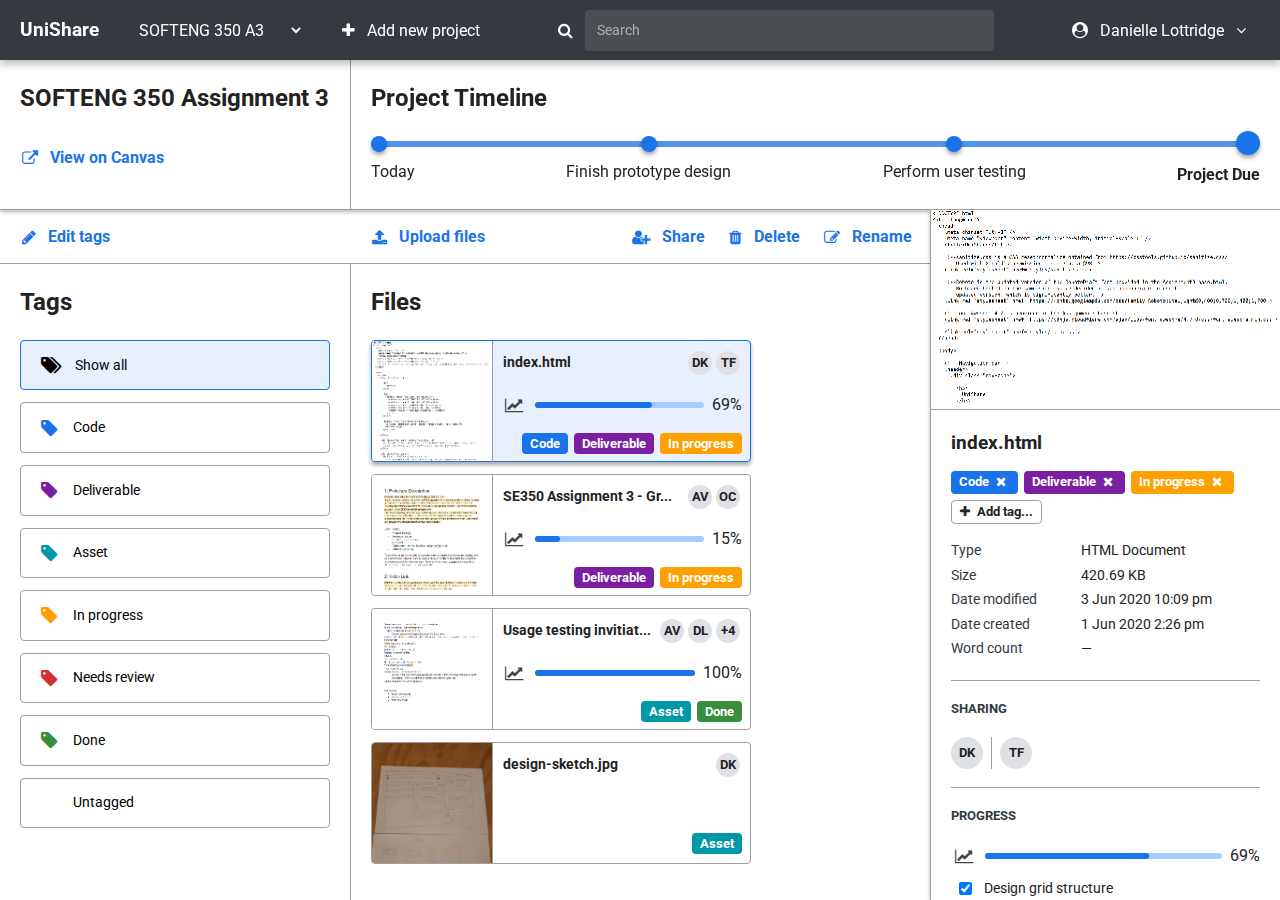
<file: src/index.html>
<!DOCTYPE html>
<html lang="en">
  <!--SOFTENG 350 Assignment 3, Group 1
      Oliver Chamberlain, Tait Fuller, Di Kun Ong, Alex Verkerk

      To guarantee the best experience, this prototype should be viewed
      in the latest version of Chrome (version 83), as this is where it was most thoroughly tested.
      Theoretically, though, it should work well in any browser that supports CSS Grid
      (released in mid-2017 onwards), and perfectly in any version of Chrome since that date.
  -->

  <head>
    <meta charset="utf-8" />
    <meta name="viewport" content="width=device-width, initial-scale=1" />
    <title>UniShare</title>

    <!--sanitize.css is a CSS reset/normalize obtained from https://csstools.github.io/sanitize.css/
        Used with Gerald's permission - see Piazza @98-->
    <link rel="stylesheet" href="styles/sanitize.css">

    <!--Roboto is the updated version of the RobotoDraft font provided in the Assignment3_base.html.
        Both are hosted on the same site, so we decided it was appropriate to use the
        updated version, which is significantly better.-->
    <link rel="stylesheet" href="https://fonts.googleapis.com/css?family=Roboto:ital,wght@0,400;0,700;1,400;1,700">

    <!--Font Awesome 4.7 is provided in the Assignment3_base.html.-->
    <link rel="stylesheet" href="https://cdnjs.cloudflare.com/ajax/libs/font-awesome/4.7.0/css/font-awesome.min.css">

    <link rel="stylesheet" href="styles/main.css">
  </head>

  <body>

    <!-- Navigation bar-->
    <header>
      <div class="nav-zone">

        <h3>
          UniShare
        </h3>

        <nav>
          <select class="nav-item nav-dropdown">
            <option value="0">SOFTENG 350 A3</option>
            <option value="1">SOFTENG 350 A2</option>
            <option value="2">ENGGEN 303 TGIP</option>
            <option value="3">ENGGEN 303 5DPC</option>
            <option value="4">Manage projects...</option>
          </select>
        </nav>

        <button class="nav-item nav-btn">
          <i class="fa fa-plus" aria-hidden="true" style="margin-right: 8px;"></i>
          Add new project
        </button>

      </div>

      <div class="nav-zone" style="flex-grow: 1">
        <i class="fa fa-search nav-item" aria-hidden="true" style="margin-right: 8px;"></i>
        <input class="nav-search" type="search" placeholder="Search">
      </div>

      <div class="nav-zone">
        <button class="nav-item nav-btn">
          <i class="fa fa-user-circle" aria-hidden="true" style="margin-right: 8px;"></i>
          Danielle Lottridge
          <i class="fa fa-angle-down" aria-hidden="true" style="margin-left: 8px;"></i>
        </button>
      </div>
    </header>

    <!--Share dialog. This only appears when the Share button is clicked.-->
    <div class="dialog dialog-share">
      <div class="container">

        <!--Share with someone-->
        <div class="share-header">
          <h2 class="dialog-header">Share with someone</h2>
          <button class="share-header-closebtn" onclick="closeShareDialog()">
            <i class="fa fa-times fa-lg" aria-hidden="true"></i>
          </button>
        </div>
        
        <div class="share-block">
          <div class="share-input-person">
            <input type="text" placeholder="Type a name or UPI">
          </div>
          <div class="share-input-permission">
            <select>
              <option value="0">Can edit</option>
              <option value="1">Can comment</option>
              <option value="2">Can view</option>
            </select>
          </div>
          <div class="share-message">
            <textarea name="message" placeholder="Type a message (optional)"></textarea>
          </div>
          <div class="share-addsuggested">
            <h5 class="share-addsuggested-heading">SHARE RELATED FILES:</h5>
            <label class="share-addsuggested-file">
              <input type="checkbox" style="margin-right: 8px;">design-sketch.jpg
            </label>
          </div>
          <div class="share-sharebtn">
            <button class="toolbar-btn" onclick="submitShareDialog()">
              <i class="fa fa-share" aria-hidden="true" style="margin-right: 8px;"></i>
              Share
            </button>
          </div>
        </div>

        <!--Manage access-->
        <h2 class="dialog-header">Manage access</h2>
        <div class="manage-block">
          <h5>CAN EDIT</h5>
          <h5>CAN COMMENT</h5>
          <h5>CAN VIEW</h5>
          <div class="manage-list">
            <div class="manage-list-person">
              <div class="manage-list-name">
                <div class="person person-large" title="Alex Verkerk">AV</div>Alex Verkerk
              </div>
            </div>
            <div class="manage-list-person">
              <div class="manage-list-name">
                <div class="person person-large" title="Di Kun Ong">DK</div>Di Kun Ong
              </div>
              <div class="manage-list-delete">
                <i class="fa fa-times" aria-hidden="true"></i>
              </div>
            </div>
            <div class="manage-list-person">
              <div class="manage-list-name">
                <div class="person person-large" title="Oliver Chamberlain">OC</div>Oliver Chamberlain
              </div>
              <div class="manage-list-delete">
                <i class="fa fa-times" aria-hidden="true"></i>
              </div>
            </div>
            <div class="manage-list-person">
              <div class="manage-list-name">
                <div class="person person-large" title="Tait Fuller">TF</div>Tait Fuller
              </div>
              <div class="manage-list-delete">
                <i class="fa fa-times" aria-hidden="true"></i>
              </div>
            </div>
          </div>
          <div class="manage-list">
            <div class="manage-list-person">
              <div class="manage-list-name">
                <div class="person person-large" title="Danielle Lottridge">DL</div>Danielle Lottridge
              </div>
              <div class="manage-list-delete">
                <i class="fa fa-times" aria-hidden="true"></i>
              </div>
            </div>
            <div class="manage-list-person">
              <div class="manage-list-name">
                <div class="person person-large" title="Gerald Weber">GW</div>Gerald Weber
              </div>
              <div class="manage-list-delete">
                <i class="fa fa-times" aria-hidden="true"></i>
              </div>
            </div>
          </div>
          <div class="manage-list">
            <div class="manage-list-placeholder">No persons added.</div>
          </div>
        </div>

        <!--Link sharing-->
        <h2 class="dialog-header">Link sharing</h2>
        <div class="link-block">
          <div class="link-info">
            <i class="fa fa-link" aria-hidden="true" style="margin-right: 8px;"></i>
            Link sharing is ON - anyone with the link
            <select class="link-config">
              <option value="0">can edit</option>
              <option value="1">can comment</option>
              <option value="2">can view</option>
            </select>
          </div>
          <div class="share-sharebtn">
            <button class="toolbar-btn">
              <i class="fa fa-clipboard" aria-hidden="true" style="margin-right: 8px;"></i>
              Copy link
            </button>
          </div>
        </div>
        
      </div>
    </div>

    <!--Dialog background. Used to isolate dialogs from the rest of the UI when they are displayed.-->
    <div class="dialog-background"></div>

    <!--Success pop-up. Shown to alert the user of a successfuly shared file.-->
    <div class="dialog dialog-success">
      <div class="dialog-success-container">
        <div class="dialog-success-msg">
          File shared successfully!
        </div>
        <button class="dialog-success-closebtn" onclick="closeSuccessDialog()">
          <i class="fa fa-times fa-lg" aria-hidden="true"></i>
        </button>
      </div>
    </div>

    <main>
      <!--Project Information-->
      <section class="row-project">
        <h2 style="margin-left: 20px;">SOFTENG 350 Assignment 3</h2>
        <button class="toolbar-btn" style="margin-left: 8px">
          <i class="fa fa-external-link" aria-hidden="true" style="margin-right: 8px;"></i>
          View on Canvas
        </button>
      </section>

      <!--Project Timeline-->
      <section class="row-timeline">
        <div class="container">
          <h2>Project Timeline</h2>
          <div class="timeline">
            <div class="timeline-line"></div>

            <div class="timeline-item timeline-item-start">
              <div class="timeline-marker" title="Wednesday 3 June 2020"></div>
              <div class="timeline-label">Today</div>
            </div>

            <div class="timeline-item">
              <div class="timeline-marker" title="Thursday 4 June 2020"></div>
              <div class="timeline-label">Finish prototype design</div>
            </div>

            <div class="timeline-item">
              <div class="timeline-marker" title="Friday 5 June 2020"></div>
              <div class="timeline-label">Perform user testing</div>
            </div>

            <div class="timeline-item timeline-item-end">
              <div class="timeline-marker timeline-marker-end" title="Monday 8 June 2020"></div>
              <div class="timeline-label timeline-label-end">Project Due</div>
            </div>
          </div>
        </div>
      </section>

      <!--Toolbar for tags-->
      <section class="row-toolbar-tags">
        <div class="toolbar-container">
          <button class="toolbar-btn">
            <i class="fa fa-pencil" aria-hidden="true" style="margin-right: 8px;"></i>
            Edit tags
          </button>
        </div>
      </section>

      <!--Toolbar for files-->
      <section class="row-toolbar-files">
        <div class="toolbar-container">
          <button class="toolbar-btn">
            <i class="fa fa-upload" aria-hidden="true" style="margin-right: 8px;"></i>
            Upload files
          </button>
          <div class="toolbar-actions">
            <button class="toolbar-btn" onClick="openShareDialog()">
              <i class="fa fa-user-plus" aria-hidden="true" style="margin-right: 8px;"></i>
              Share
            </button>
            <button class="toolbar-btn">
              <i class="fa fa-trash" aria-hidden="true" style="margin-right: 8px;"></i>
              Delete
            </button>
            <button class="toolbar-btn">
              <i class="fa fa-pencil-square-o" aria-hidden="true" style="margin-right: 8px;"></i>
              Rename
            </button>
          </div>
        </div>
      </section>

      <!--Tags-->
      <section class="column col-tags">
        <div class="container">
          <h2>Tags</h2>
          <ul class="tags-list">
            <li class="tags-item">
              <button class="tags-btn tags-btn__selected" id="show-all" onclick="showAllFiles(this)">
                <i class="fa fa-tags fa-lg" aria-hidden="true" style="padding-right: 13px;"></i>
                Show all
              </button>
            </li>
            <li class="tags-item">
              <button class="tags-btn" id="code" onclick="selectTag(this)">
                <i class="fa fa-tag fa-lg tags-btn-icon" aria-hidden="true" style="color: #1a73e8;"></i>
                Code
              </button>
            </li>
            <li class="tags-item">
              <button class="tags-btn" id="deliverable" onclick="selectTag(this)">
                <i class="fa fa-tag fa-lg tags-btn-icon" aria-hidden="true" style="color: #7b1fa2;"></i>
                Deliverable
              </button>
            </li>
            <li class="tags-item">
              <button class="tags-btn" id="asset" onclick="selectTag(this)">
                <i class="fa fa-tag fa-lg tags-btn-icon" aria-hidden="true" style="color: #0097a7;"></i>
                Asset
              </button>
            </li>
            <li class="tags-item">
              <button class="tags-btn" id="in-progress" onclick="selectTag(this)">
                <i class="fa fa-tag fa-lg tags-btn-icon" aria-hidden="true" style="color: #ffa000;"></i>
                In progress
              </button>
            </li>
            <li class="tags-item">
              <button class="tags-btn" id="needs-review" onclick="selectTag(this)">
                <i class="fa fa-tag fa-lg tags-btn-icon" aria-hidden="true" style="color: #d32f2f;"></i>
                Needs review
              </button>
            </li>
            <li class="tags-item">
              <button class="tags-btn" id="done" onclick="selectTag(this)">
                <i class="fa fa-tag fa-lg tags-btn-icon" aria-hidden="true" style="color: #388e3c;"></i>
                Done
              </button>
            </li>
            <li class="tags-item">
              <button class="tags-btn tags-btn-last" id="untagged" onclick="selectTag(this)">
                Untagged
              </button>
            </li>
          </ul>
        </div>
      </section>

      <!--Files-->
      <section class="column col-files">
        <div class="container">
          <h2>Files</h2>

          <!--File: index.html-->
          <div class="file-card file-card__selected" id="index.html" onclick="selectFile(this)">
            <div class="file-img">
              <img src="images/file-index.png">
            </div>
            <div class="file-header">
              index.html
              <div class="persons-container">
                <div class="person" title="Di Kun Ong">DK</div>
                <div class="person" title="Tait Fuller">TF</div>
              </div>
            </div>
            <div class="progress-container">
              <i class="fa fa-line-chart progress-icon" aria-hidden="true"></i>
              <div class="progress-bar">
                <span class="progress-bar-fill" style="width: 69%"></span>
              </div>
              69%
            </div>
            <div class="file-tag-container">
              <div class="tag">Code</div>
              <div class="tag tag-purple">Deliverable</div>
              <div class="tag tag-orange">In progress</div>
            </div>
          </div>

          <!--File: SE350 Assignment 3 - Group 1.docx-->
          <div class="file-card" id="se350A3" onclick="selectFile(this)">
            <div class="file-img">
              <img src="images/file-report.png">
            </div>
            <div class="file-header">
              SE350 Assignment 3 - Gr...
              <div class="persons-container">
                <div class="person" title="Alex Verkerk">AV</div>
                <div class="person" title="Oliver Chamberlain">OC</div>
              </div>
            </div>
            <div class="progress-container">
              <i class="fa fa-line-chart progress-icon" aria-hidden="true"></i>
              <div class="progress-bar">
                <span class="progress-bar-fill" style="width: 15%"></span>
              </div>
              15%
            </div>
            <div class="file-tag-container">
              <div class="tag tag-purple">Deliverable</div>
              <div class="tag tag-orange">In progress</div>
            </div>
          </div>

          <!--File: Usage testing invitation.docx-->
          <div class="file-card" id="usageTesting" onclick="selectFile(this)">
            <div class="file-img">
              <img src="images/file-invite.png">
            </div>
            <div class="file-header">
              Usage testing invitiat...
              <div class="persons-container">
                <div class="person" title="Alex Verkerk">AV</div>
                <div class="person" title="Danielle Lottridge">DL</div>
                <div class="person" title="Di Kun Ong&#10;Gerald Weber&#10;Oliver Chamberlain&#10;Tait Fuller">+4</div>
              </div>
            </div>
            <div class="progress-container">
              <i class="fa fa-line-chart progress-icon" aria-hidden="true"></i>
              <div class="progress-bar">
                <span class="progress-bar-fill" style="width: 100%"></span>
              </div>
              100%
            </div>
            <div class="file-tag-container">
              <div class="tag tag-teal">Asset</div>
              <div class="tag tag-green">Done</div>
            </div>
          </div>

          <!--File: design-sketch.jpg-->
          <div class="file-card" id="design-sketch.jpg" onclick="selectFile(this)">
            <div class="file-img">
              <img src="images/file-sketch.png">
            </div>
            <div class="file-header">
              design-sketch.jpg
              <div class="persons-container">
                <div class="person" title="Di Kun Ong">DK</div>
              </div>
            </div>
            <div class="file-tag-container">
              <div class="tag tag-teal">Asset</div>
            </div>
          </div>
        </div>
      </section>

      <!--Details of selected files-->
      <section class="column col-details">

        <!--By default, the details for index.html are loaded.
            The HTML for the details for other files is dynamically loaded from app.js.-->
        
        <!--File preview image-->
        <div class="detail-preview">
          <img class="detail-preview-img" src="images/preview-index.png">
        </div>

        <div class="container">
          <!--Filename-->
          <h3 class="detail-filename">index.html</h3>
          <div class="detail-block">

            <!--File tags-->
            <div class="detail-tag-container">
              <div class="tag">
                Code
                <i class="fa fa-times" aria-hidden="true"></i>
              </div>
              <div class="tag tag-purple">
                Deliverable
                <i class="fa fa-times" aria-hidden="true"></i>
              </div>
              <div class="tag tag-orange">
                In progress
                <i class="fa fa-times" aria-hidden="true"></i>
              </div>
              <div class="tag tag-add">
                <i class="fa fa-plus" aria-hidden="true"></i>
                Add tag...
              </div>
            </div>

            <!--File metadata-->
            <div class="detail-attribute">
              <div class="detail-attr-label">Type</div>
              <div class="detail-attr-data">HTML Document</div>
            </div>
            <div class="detail-attribute">
              <div class="detail-attr-label">Size</div>
              <div class="detail-attr-data">420.69 KB</div>
            </div>
            <div class="detail-attribute">
              <div class="detail-attr-label">Date modified</div>
              <div class="detail-attr-data">3 Jun 2020 10:09 pm</div>
            </div>
            <div class="detail-attribute">
              <div class="detail-attr-label">Date created</div>
              <div class="detail-attr-data">1 Jun 2020 2:26 pm</div>
            </div>
            <div class="detail-attribute">
              <div class="detail-attr-label">Word count</div>
              <div class="detail-attr-data">—</div>
            </div>            
          </div>

          <!--File sharing settings-->
          <div class="detail-block">
            <h5 class="detail-subheading">SHARING</h5>

            <div class="persons-container">
              <div class="person-separator">
                <div class="person person-large" title="Di Kun Ong is the owner">DK</div>
              </div>
              <div class="person person-large" title="Tait Fuller can edit">TF</div>
            </div>
          </div>

          <!--File progress tracking-->
          <div class="detail-block">
            <h5 class="detail-subheading">PROGRESS</h5>

            <div class="progress-container">
              <i class="fa fa-line-chart progress-icon" aria-hidden="true"></i>
              <div class="progress-bar">
                <span class="progress-bar-fill" style="width: 69%"></span>
              </div>
              69%
            </div>

            <div class="detail-task">
              <input type="checkbox" checked="checked">
              Design grid structure
            </div>
            <div class="detail-task">
              <input type="checkbox" checked="checked">
              Navigation bar
            </div>
            <div class="detail-task">
              <input type="checkbox" checked="checked">
              Timeline section
            </div>
            <div class="detail-task">
              <input type="checkbox" checked="checked">
              Folders section
            </div>
            <div class="detail-task">
              <input type="checkbox" checked="checked">
              Files section
            </div>
            <div class="detail-task">
              <input type="checkbox">
              Replace folders with tags
            </div>
            <div class="detail-task">
              <input type="checkbox">
              Details section
            </div>
            <div class="detail-task">
              <input type="checkbox">
              Toolbar
            </div>
            <div class="detail-task detail-task-edit">
              <i class="fa fa-pencil" aria-hidden="true"></i>
              Edit tasks...
            </div>
          </div>

          <!--File version history-->
          <div class="detail-block detail-block-last">
            <h5 class="detail-subheading">VERSION HISTORY</h5>
            
            <div class="detail-history">
              <div class="detail-history-icon">
                <i class="fa fa-history" aria-hidden="true"></i>
              </div>
              <div class="detail-history-time">
                3 Jun 2020 10:09pm
              </div>
              <div class="detail-history-diff">
                <span class="detail-history-add">+403</span>
                <span class="detail-history-del">-115</span>
              </div>
            </div>
            <div class="detail-history">
              <div class="detail-history-icon">
                <i class="fa fa-history" aria-hidden="true"></i>
              </div>
              <div class="detail-history-time">
                2 Jun 2020 11:54am
              </div>
              <div class="detail-history-diff">
                <span class="detail-history-add">+0</span>
                <span class="detail-history-del">-55</span>
              </div>
            </div>
            <div class="detail-history">
              <div class="detail-history-icon">
                <i class="fa fa-history" aria-hidden="true"></i>
              </div>
              <div class="detail-history-time">
                2 Jun 2020 12:42am
              </div>
              <div class="detail-history-diff">
                <span class="detail-history-add">+98</span>
                <span class="detail-history-del">-14</span>
              </div>
            </div>
            <div class="detail-history">
              <div class="detail-history-icon">
                <i class="fa fa-history" aria-hidden="true"></i>
              </div>
              <div class="detail-history-time">
                1 Jun 2020 2:26pm
              </div>
              <div class="detail-history-diff">
                <span class="detail-history-add">+222</span>
                <span class="detail-history-del">-0</span>
              </div>
            </div>
          </div>

        </div>
      </section>
    </main>

    <!--JavaScript is loaded last to decrease load time.-->
    <script src="app.js"></script>
  </body>
</html>
</file>
<file: src/styles/sanitize.css>
/* Document
 * ========================================================================== */

/**
 * Add border box sizing in all browsers (opinionated).
 */

*,
::before,
::after {
  box-sizing: border-box;
}

/**
 * 1. Add text decoration inheritance in all browsers (opinionated).
 * 2. Add vertical alignment inheritance in all browsers (opinionated).
 */

::before,
::after {
  text-decoration: inherit; /* 1 */
  vertical-align: inherit; /* 2 */
}

/**
 * 1. Use the default cursor in all browsers (opinionated).
 * 2. Change the line height in all browsers (opinionated).
 * 3. Use a 4-space tab width in all browsers (opinionated).
 * 4. Remove the grey highlight on links in iOS (opinionated).
 * 5. Prevent adjustments of font size after orientation changes in
 *    IE on Windows Phone and in iOS.
 * 6. Breaks words to prevent overflow in all browsers (opinionated).
 */

html {
  cursor: default; /* 1 */
  line-height: 1.5; /* 2 */
  -moz-tab-size: 4; /* 3 */
  tab-size: 4; /* 3 */
  -webkit-tap-highlight-color: transparent /* 4 */;
  -ms-text-size-adjust: 100%; /* 5 */
  -webkit-text-size-adjust: 100%; /* 5 */
  word-break: break-word; /* 6 */
}

/* Sections
 * ========================================================================== */

/**
 * Remove the margin in all browsers (opinionated).
 */

body {
  margin: 0;
}

/**
 * Correct the font size and margin on `h1` elements within `section` and
 * `article` contexts in Chrome, Edge, Firefox, and Safari.
 */

h1 {
  font-size: 2em;
  margin: 0.67em 0;
}

/* Grouping content
 * ========================================================================== */

/**
 * Remove the margin on nested lists in Chrome, Edge, IE, and Safari.
 */

dl dl,
dl ol,
dl ul,
ol dl,
ul dl {
  margin: 0;
}

/**
 * Remove the margin on nested lists in Edge 18- and IE.
 */

ol ol,
ol ul,
ul ol,
ul ul {
  margin: 0;
}

/**
 * 1. Add the correct sizing in Firefox.
 * 2. Show the overflow in Edge 18- and IE.
 */

hr {
  height: 0; /* 1 */
  overflow: visible; /* 2 */
}

/**
 * Add the correct display in IE.
 */

main {
  display: block;
}

/**
 * Remove the list style on navigation lists in all browsers (opinionated).
 */

nav ol,
nav ul {
  list-style: none;
  padding: 0;
}

/**
 * 1. Correct the inheritance and scaling of font size in all browsers.
 * 2. Correct the odd `em` font sizing in all browsers.
 */

pre {
  font-family: monospace, monospace; /* 1 */
  font-size: 1em; /* 2 */
}

/* Text-level semantics
 * ========================================================================== */

/**
 * Remove the gray background on active links in IE 10.
 */

a {
  background-color: transparent;
}

/**
 * Add the correct text decoration in Edge 18-, IE, and Safari.
 */

abbr[title] {
  text-decoration: underline;
  text-decoration: underline dotted;
}

/**
 * Add the correct font weight in Chrome, Edge, and Safari.
 */

b,
strong {
  font-weight: bolder;
}

/**
 * 1. Correct the inheritance and scaling of font size in all browsers.
 * 2. Correct the odd `em` font sizing in all browsers.
 */

code,
kbd,
samp {
  font-family: monospace, monospace; /* 1 */
  font-size: 1em; /* 2 */
}

/**
 * Add the correct font size in all browsers.
 */

small {
  font-size: 80%;
}

/* Embedded content
 * ========================================================================== */

/*
 * Change the alignment on media elements in all browsers (opinionated).
 */

audio,
canvas,
iframe,
img,
svg,
video {
  vertical-align: middle;
}

/**
 * Add the correct display in IE 9-.
 */

audio,
video {
  display: inline-block;
}

/**
 * Add the correct display in iOS 4-7.
 */

audio:not([controls]) {
  display: none;
  height: 0;
}

/**
 * Remove the border on iframes in all browsers (opinionated).
 */

iframe {
  border-style: none;
}

/**
 * Remove the border on images within links in IE 10-.
 */

img {
  border-style: none;
}

/**
 * Change the fill color to match the text color in all browsers (opinionated).
 */

svg:not([fill]) {
  fill: currentColor;
}

/**
 * Hide the overflow in IE.
 */

svg:not(:root) {
  overflow: hidden;
}

/* Tabular data
 * ========================================================================== */

/**
 * Collapse border spacing in all browsers (opinionated).
 */

table {
  border-collapse: collapse;
}

/* Forms
 * ========================================================================== */

/**
 * Remove the margin on controls in Safari.
 */

button,
input,
select {
  margin: 0;
}

/**
 * 1. Show the overflow in IE.
 * 2. Remove the inheritance of text transform in Edge 18-, Firefox, and IE.
 */

button {
  overflow: visible; /* 1 */
  text-transform: none; /* 2 */
}

/**
 * Correct the inability to style buttons in iOS and Safari.
 */

button,
[type="button"],
[type="reset"],
[type="submit"] {
  -webkit-appearance: button;
}

/**
 * 1. Change the inconsistent appearance in all browsers (opinionated).
 * 2. Correct the padding in Firefox.
 */

fieldset {
  border: 1px solid #a0a0a0; /* 1 */
  padding: 0.35em 0.75em 0.625em; /* 2 */
}

/**
 * Show the overflow in Edge 18- and IE.
 */

input {
  overflow: visible;
}

/**
 * 1. Correct the text wrapping in Edge 18- and IE.
 * 2. Correct the color inheritance from `fieldset` elements in IE.
 */

legend {
  color: inherit; /* 2 */
  display: table; /* 1 */
  max-width: 100%; /* 1 */
  white-space: normal; /* 1 */
}

/**
 * 1. Add the correct display in Edge 18- and IE.
 * 2. Add the correct vertical alignment in Chrome, Edge, and Firefox.
 */

progress {
  display: inline-block; /* 1 */
  vertical-align: baseline; /* 2 */
}

/**
 * Remove the inheritance of text transform in Firefox.
 */

select {
  text-transform: none;
}

/**
 * 1. Remove the margin in Firefox and Safari.
 * 2. Remove the default vertical scrollbar in IE.
 * 3. Change the resize direction in all browsers (opinionated).
 */

textarea {
  margin: 0; /* 1 */
  overflow: auto; /* 2 */
  resize: vertical; /* 3 */
}

/**
 * Remove the padding in IE 10-.
 */

[type="checkbox"],
[type="radio"] {
  padding: 0;
}

/**
 * 1. Correct the odd appearance in Chrome, Edge, and Safari.
 * 2. Correct the outline style in Safari.
 */

[type="search"] {
  -webkit-appearance: textfield; /* 1 */
  outline-offset: -2px; /* 2 */
}

/**
 * Correct the cursor style of increment and decrement buttons in Safari.
 */

::-webkit-inner-spin-button,
::-webkit-outer-spin-button {
  height: auto;
}

/**
 * Correct the text style of placeholders in Chrome, Edge, and Safari.
 */

::-webkit-input-placeholder {
  color: inherit;
  opacity: 0.54;
}

/**
 * Remove the inner padding in Chrome, Edge, and Safari on macOS.
 */

::-webkit-search-decoration {
  -webkit-appearance: none;
}

/**
 * 1. Correct the inability to style upload buttons in iOS and Safari.
 * 2. Change font properties to `inherit` in Safari.
 */

::-webkit-file-upload-button {
  -webkit-appearance: button; /* 1 */
  font: inherit; /* 2 */
}

/**
 * Remove the inner border and padding of focus outlines in Firefox.
 */

::-moz-focus-inner {
  border-style: none;
  padding: 0;
}

/**
 * Restore the focus outline styles unset by the previous rule in Firefox.
 */

:-moz-focusring {
  outline: 1px dotted ButtonText;
}

/**
 * Remove the additional :invalid styles in Firefox.
 */

:-moz-ui-invalid {
  box-shadow: none;
}

/* Interactive
 * ========================================================================== */

/*
 * Add the correct display in Edge 18- and IE.
 */

details {
  display: block;
}

/*
 * Add the correct styles in Edge 18-, IE, and Safari.
 */

dialog {
  background-color: white;
  border: solid;
  color: black;
  display: block;
  height: -moz-fit-content;
  height: -webkit-fit-content;
  height: fit-content;
  left: 0;
  margin: auto;
  padding: 1em;
  position: absolute;
  right: 0;
  width: -moz-fit-content;
  width: -webkit-fit-content;
  width: fit-content;
}

dialog:not([open]) {
  display: none;
}

/*
 * Add the correct display in all browsers.
 */

summary {
  display: list-item;
}

/* Scripting
 * ========================================================================== */

/**
 * Add the correct display in IE 9-.
 */

canvas {
  display: inline-block;
}

/**
 * Add the correct display in IE.
 */

template {
  display: none;
}

/* User interaction
 * ========================================================================== */

/*
 * 1. Remove the tapping delay in IE 10.
 * 2. Remove the tapping delay on clickable elements
      in all browsers (opinionated).
 */

a,
area,
button,
input,
label,
select,
summary,
textarea,
[tabindex] {
  -ms-touch-action: manipulation; /* 1 */
  touch-action: manipulation; /* 2 */
}

/**
 * Add the correct display in IE 10-.
 */

[hidden] {
  display: none;
}

/* Accessibility
 * ========================================================================== */

/**
 * Change the cursor on busy elements in all browsers (opinionated).
 */

[aria-busy="true"] {
  cursor: progress;
}

/*
 * Change the cursor on control elements in all browsers (opinionated).
 */

[aria-controls] {
  cursor: pointer;
}

/*
 * Change the cursor on disabled, not-editable, or otherwise
 * inoperable elements in all browsers (opinionated).
 */

[aria-disabled="true"],
[disabled] {
  cursor: not-allowed;
}

/*
 * Change the display on visually hidden accessible elements
 * in all browsers (opinionated).
 */

[aria-hidden="false"][hidden] {
  display: initial;
}

[aria-hidden="false"][hidden]:not(:focus) {
  clip: rect(0, 0, 0, 0);
  position: absolute;
}
</file>
<file: src/styles/main.css>
/**
 * SOFTENG 350 Assignment 3, Group 1
 * Oliver Chamberlain, Tait Fuller, Di Kun Ong, Alex Verkerk
 */

/**
 * The decision was made to NOT use w3.css, as the library did not reflect the aesthetic
 * we wished to create with our prototype.
 * Using w3.css would have required the restyling of many of their provided classes,
 * which would have quickly gotten out of control as w3.css already does not respect
 * the cascade with its many !important statements.
 * 
 * Thus, the following CSS has been written entirely from scratch. No external libraries have been used.
 * Classes appear in the order that they are first used in the HTML document.
 * CSS classes have been separated by the purpose of their component, and there is as little
 * cross-dependency between components as possible to prevent cascade-related issues when
 * modifying classes.
 */

body {
  background-color: #FFF;
  color: #222;
  font-family: Roboto, "Segoe UI", Helvetica, Arial, sans-serif;
}

/*------------------------------------*\
    #COMPONENTS
\*------------------------------------*/

/* Buttons */

button {
  align-items: center;
  background-color: transparent;
  border: 1px solid #9e9e9e;
  border-radius: 4px;
  display: flex;
  font: 1rem Roboto, "Segoe UI", Helvetica, Arial, sans-serif;
  padding: 10px;
  text-align: center;
}

button:hover {
  background-color: rgba(158, 158, 158, 0.2);
  cursor: pointer;
}

/* User inputs */

input[type=search],
input[type=text] {
  background-color: rgba(158, 158, 158, 0.2);
  border: none;
  border-radius: 4px;
  font: 0.9rem Roboto, "Segoe UI", Helvetica, Arial, sans-serif;
  padding: 12px;
}

select {
  background-color: rgba(158, 158, 158, 0.2);
  border-radius: 4px;
  border: none;
  font: 1rem Roboto, "Segoe UI", Helvetica, Arial, sans-serif;
  padding: 0 12px;
}

select > option {
  background-color: #fff;
  color: #222;
}

textarea {
  background-color: rgba(158, 158, 158, 0.2);
  border: none;
  border-radius: 4px;
  font: 0.9rem Roboto, "Segoe UI", Helvetica, Arial, sans-serif;
  padding: 12px;
  resize: none;
}

/* Icons - this is to ensure all Font Awesome icons are square */

.fa {
  padding: 4px;
}

/* People - the icons that appear to represent another user */

.persons-container {
  align-items: center;
  display: flex;
}

.person {
  background-color: #dfe1e6;
  border-radius: 50%;
  font-size: 0.8rem;
  font-weight: bold;
  height: 24px;
  line-height: 24px;
  margin-left: 4px;
  width: 24px;
  text-align: center;
}

.person-large {
  height: 32px;
  line-height: 32px;
  margin: 0 8px 0 0;
  width: 32px;
}

.person-separator {
  border-right: 1px solid #9e9e9e;
  margin-right: 8px;
}

/* Progress bars - used for individual file progress tracking */

.progress-container {
  align-items: center;
  display: flex;
  flex-direction: row;
  grid-column: 2;
  grid-row: 2;
  padding: 8px;
  white-space: nowrap;
}

.progress-bar {
  background-color: #a6ccff;
  border-radius: 3px;
  height: 6px;
  margin: 0 8px;
  position: relative;
  width: 100%;
}

.progress-icon {
  color: #444;
}

.progress-bar-fill {
  background-color: #1a73e8;
  border-radius: 3px;
  display: block;
  height: 100%;
  overflow: hidden;
  position: relative;
}

/* Tags */

.tag { /* Tag: Code */
  background-color: #1a73e8;
  border-radius: 4px;
  color: #fff;
  font-size: 0.8rem;
  font-weight: bold;
  padding: 1px 8px;
}

.tag-add { /* Tag: Add tag */
  background-color: transparent;
  border: 1px solid #9e9e9e;
  color: #222;
  padding: 1px 8px 1px 4px;
}

.tag-purple { /* Tag: Deliverable */
  background-color: #7b1fa2;
}

.tag-teal { /* Tag: Asset */
  background-color: #0097a7;
}

.tag-orange { /* Tag: In progress */
  background-color: #ffa000;
}

.tag-red { /* Tag: Needs review */
  background-color: #d32f2f;
}

.tag-green { /* Tag: Done */
  background-color: #388e3c;
}

/*------------------------------------*\
    #DIALOGS
\*------------------------------------*/

.dialog {
  background-color: #fff;
  border-radius: 4px;
  box-shadow: 0 5px 10px rgba(0, 0, 0, 0.35);
  left: 50%;
  position: fixed;
  top: 50%;
  z-index: 15;
}

.dialog-share {
  animation: dialog--fadein 0.4s ease;
  display: none;
  height: 692px;
  margin: -346px 0 0 -350px;
  width: 700px;
}

.dialog-background {
  animation: dialog-background--fadein 0.4s ease;
  background: rgba(0, 0, 0, 0.4);
  display: none;
  height: 100%;
  left: 0;
  position: fixed;
  top: 0;
  width: 100%;
  z-index: 13;
}

/* Success toast/pop-up */

.dialog-success {
  animation: dialog-success--fadein 1s ease;
  background-color: #343a40;
  color: #fff;
  display: none;
  top: 90%;
  padding: 4px;
}

.dialog-success-container {
  align-items: center;
  display: flex;
  flex-direction: row;
}

.dialog-success-msg {
  margin: 0 16px;
}

.dialog-success-closebtn {
  border: none;
  border-radius: 50%;
  color: #fff;
  height: 48px;
  width: 48px;
}

.dialog-success-closebtn > .fa {
  padding: 1px 0 3px 6px;
}

/* The following classes are dynamically applied via JS to handle dialogs appearing/disappearing */

.dialog__show {
  display: block;
}

.dialog-share__hide {
  animation: dialog--fadeout 0.2s ease;
  margin-top: -316px;
  opacity: 0;
}

.dialog-background__hide {
  animation: dialog-background--fadeout 0.2s ease;
  opacity: 0;
}

.dialog-success__hide {
  animation: dialog-success--fadeout 0.2s ease;
  margin-top: 100px;
  opacity: 0;
}

.dialog-header {
  margin: 12px 0;
}

/*------------------------------------*\
    #SHARE
\*------------------------------------*/

.share-header {
  align-items: center;
  display: flex;
  flex-direction: row;
  justify-content: space-between;
}

.share-header-closebtn {
  border: none;
  border-radius: 50%;
  height: 48px;
  width: 48px;
}

.share-header-closebtn > .fa {
  padding: 1px 0 3px 6px;
}

/* Share with someone */

.share-block {
  align-items: center;
  border-bottom: 1px solid #9e9e9e;
  display: grid;
  gap: 12px 12px;
  grid-template-columns: 432px 216px;
  grid-template-rows: 48px 120px 48px;
  padding-bottom: 12px;
}

.share-block-last {
  border: none;
}

.share-input-person {
  grid-column: 1;
  grid-row: 1;
}

.share-input-person > input {
  width: 100%;
}

.share-input-permission {
  grid-column: 2;
  grid-row: 1;
}

.share-input-permission > select {
  height: 42px;
  width: 100%;
}

.share-input-permission > select:hover {
  background-color: rgba(158, 158, 158, 0.35);
}

.share-message > textarea {
  height: 120px;
  width: 100%;
}

.share-addsuggested {
  align-self: flex-start;
  font-size: 0.85rem;
}

.share-addsuggested-heading {
  margin: 0 0 16px 0;
}

.share-addsuggested-file {
  border-radius: 4px;
  cursor: pointer;
  padding: 8px;
}

.share-addsuggested-file:hover {
  background-color: rgba(158, 158, 158, 0.2);
}

.share-sharebtn {
  display: flex;
  grid-column: 2;
  grid-row: 3;
  justify-content: flex-end;
}

/* Manage access */

.manage-block {
  align-items: center;
  border-bottom: 1px solid #9e9e9e;
  display: grid;
  gap: 12px 12px;
  grid-template-columns: repeat(3, 212px);
  grid-template-rows: 20px 150px;
  padding-bottom: 12px;
}

.manage-list {
  background-color: rgba(158, 158, 158, 0.2);
  border-radius: 4px;
  font-size: 0.8rem;
  height: 100%;
  overflow-y: auto;
  padding: 8px;
  text-align: center;
}

/* Custom scrollbar styling - only works on Chrome unfortunately */
.manage-list::-webkit-scrollbar {
  width: 8px;
}

.manage-list::-webkit-scrollbar-track {
  background: transparent;
}

.manage-list::-webkit-scrollbar-thumb {
  background: #9e9e9e;
  border-radius: 4px;
}

.manage-list::-webkit-scrollbar-thumb:hover {
  background: #757575;
}

.manage-list::-webkit-scrollbar-thumb:active {
  background: #343a40;
}

.manage-list-placeholder {
  line-height: 134px;
  user-select: none;
}

.manage-list-person {
  align-items: center;
  border-radius: 4px;
  display: flex;
  flex-direction: row;
  justify-content: space-between;
  margin-bottom: 2px;
  padding: 4px;
}

.manage-list-person:hover {
  background-color: rgba(158, 158, 158, 0.35);
}

.manage-list-name {
  align-items: center;
  display: flex;
  flex-direction: row;
}

.manage-list-delete {
  border-radius: 50%;
  cursor: pointer;
  margin-right: 4px;
}

.manage-list-delete:hover {
  background-color: rgba(158, 158, 158, 0.5);
}

.manage-list-delete:active {
  background-color: rgba(158, 158, 158, 0.65);
}

.manage-list-delete > .fa {
  padding: 3px 5.8px 5px 5.8px;
}

/* Link sharing */

.link-block {
  align-items: center;
  display: flex;
  flex-direction: row;
  justify-content: space-between;
}

.link-config {
  height: 42px;
  margin-left: 8px;
}

/*------------------------------------*\
    #NAVBAR
\*------------------------------------*/

header {
  background-color: #343a40;
  box-shadow: 0 4px 8px rgba(0, 0, 0, 0.28);
  color: #fff;
  display: flex;
  height: 60px;
  justify-content: space-between;
  position: fixed;
  width: 100%;
  z-index: 10;
}

.nav-zone {
  align-items: center;
  display: flex;
  flex-direction: row;
  justify-content: center;
  padding: 0 20px;
}

.nav-item {
  margin-left: 24px;
}

.nav-btn {
  border: none;
  color: #fff;
}

.nav-dropdown {
  background-color: transparent;
  color: #fff;
  height: 48px;
}

.nav-dropdown:hover {
  background-color: rgba(158, 158, 158, 0.2);
}

.nav-dropdown > option {
  background-color: #fff;
  color: #222;
}

.nav-search {
  color: #fff;
  flex-grow: 1;
  max-width: 560px;
}

/*------------------------------------*\
    #PAGE LAYOUT
\*------------------------------------*/

/* The page is laid out using grid. The outer panes are a fixed size, while the middle Files pane
 * grows and shrinks 
 * While not truly responsive, this design works at any screen resolution above 1155 x 700.
 * The grid is as follows:
 *    project   timeline    timeline
 *    toolbar   toolbar     details
 *    tags      files       details
 */

main {
  align-content: stretch;
  display: grid;
  grid-template-columns: 350px minmax(420px, auto) 350px;
  grid-template-rows: 150px 54px auto;
  height: 100vh;
  padding-top: 60px;
}

/* Used to bind the top row (info and timeline) sections to cast a unified box-shadow */
main::before {
  box-shadow: 0 2px 4px 0px rgba(0, 0, 0, 0.28);
  content: "";
  grid-row: 1;
  grid-column: 1 / 4;
}

/* Used to hide horizontal scrollbars appearing due to minor overflow caused by element borders */
.column {
  overflow-x: hidden;
}

/* Custom scrollbar styling - only works on Chrome unfortunately */

.column::-webkit-scrollbar {
  width: 8px;
}

.column::-webkit-scrollbar-track {
  background: transparent;
}

.column::-webkit-scrollbar-thumb {
  background: #9e9e9e;
  border-radius: 4px;
}

.column::-webkit-scrollbar-thumb:hover {
  background: #757575;
}

.column::-webkit-scrollbar-thumb:active {
  background: #343a40;
}

.row-project {
  border-bottom: 1px solid #9e9e9e;
  grid-column: 1;
  grid-row: 1;
  z-index: 1;
}

.row-timeline {
  border-left: 1px solid #9e9e9e;
  border-bottom: 1px solid #9e9e9e;
  grid-column: 2 / 4;
  grid-row: 1;
  z-index: 1;
}

.row-toolbar-tags {
  border-bottom: 1px solid #9e9e9e;
  grid-column: 1;
  grid-row: 2;
}

.row-toolbar-files {
  border-bottom: 1px solid #9e9e9e;
  grid-column: 2;
  grid-row: 2;
}

.col-tags {
  grid-column: 1;
  grid-row: 3;
}

.col-files {
  border-left: 1px solid #9e9e9e;
  grid-column: 2;
  grid-row: 3;
}

.col-details {
  background-color: #fff;
  border-left: 1px solid #9e9e9e;
  box-shadow: 0 2px 4px 0 rgba(0, 0, 0, 0.28);
  grid-column: 3;
  grid-row: 2 / 4;
}

/* Used in all rows/columns to space content away from the sides */
.container {
  margin: 0 20px;
}

/*------------------------------------*\
    #TIMELINE
\*------------------------------------*/

.timeline {
  display: flex;
  position: relative;
  justify-content: space-between;
}

.timeline-line {
  background-color: #5094ed;
  border-radius: 3px;
  height: 6px;
  left: 0;
  margin-top: 24px;
  position: absolute;
  top: -19px;
  width: 100%;
  z-index: 1;
}

.timeline-item {
  align-items: center;
  display: flex;
  flex-direction: column;
  z-index: 2;
}

.timeline-item-start {
  align-items: flex-start;
}

.timeline-item-end {
  align-items: flex-end;
  margin-top: -5px;
}

.timeline-marker {
  border-radius: 8px;
  box-shadow: 0 3px 4px rgba(0, 0, 0, 0.35);
  background: #1a73e8;
  width: 16px;
  height: 16px;
  transition: ease 0.3s;
}

.timeline-marker:hover {
  box-shadow: 0 5px 10px rgba(0, 0, 0, 0.35);
  transition: ease 0.3s;
}

.timeline-marker-end {
  border-radius: 12px;
  width: 24px;
  height: 24px;
}

.timeline-label {
  margin-top: 8px;
}

.timeline-label-end {
  font-weight: bold;
}

/*------------------------------------*\
    #TOOLBAR
\*------------------------------------*/

.toolbar-container {
  align-items: center;
  display: flex;
  flex-direction: row;
  height: 100%;
  justify-content: space-between;
  padding: 0 8px;
}

.toolbar-actions {
  align-items: center;
  display: flex;
  flex-direction: row;
}

.toolbar-btn {
  border: none;
  color: #1a73e8;
  font-weight: bold;
}

/*------------------------------------*\
    #TAGS
\*------------------------------------*/

/* The list of filter tags is really an HTML unordered list styled to contain buttons */
.tags-list {
  align-content: stretch;
  display: flex;
  flex-direction: column;
  list-style: none;
  padding: 0;
}

.tags-item {
  margin-bottom: 12px;
}

.tags-btn {
  background-color: #fff;
  border: 1px solid #9e9e9e;
  font-size: 0.9rem;
  padding: 12px 16px;
  width: 100%;
}

.tags-btn-icon {
  padding-right: 16px;
}

.tags-btn-last {
  height: 50px;
  padding-left: 52px;
}

.tags-btn__selected {
  background-color: #e8f0fe;
  border: 1px solid #1a73e8;
}

.tags-btn__selected:hover {
  background-color: #edf3fe;
}

/*------------------------------------*\
    #FILES
\*------------------------------------*/

/* Files are laidout using inline-grid so that they reflow to fill as the screen changes size.
 * The grid is as follows:
 *    img   header
 *    img   progress-bar
 *    img   tags
 */
.file-card {
  animation: file--fadein 0.4s ease;
  border: 1px solid #9e9e9e;
  border-radius: 4px;
  cursor: pointer;
  display: inline-grid;
  grid-template-columns: 121px auto;
  grid-template-rows: repeat(3, 1fr);
  height: 122px;
  margin: 0 8px 12px 0px;
  transition: ease 0.3s;
  width: 380px;
}

.file-card:hover {
  box-shadow: 0 2px 4px 0 rgba(0, 0, 0, 0.28);
  transition: ease 0.3s;
}

.file-card__selected {
  background-color: #e8f0fe;
  border: 1px solid #1a73e8;
  box-shadow: 0 3px 4px rgba(0, 0, 0, 0.35);
}

.file-card__selected:hover {
  box-shadow: 0 3px 4px rgba(0, 0, 0, 0.35);
}

.file-img {
  border: none;
  border-right: 1px solid #9e9e9e;
  grid-column: 1;
  grid-row: 1 / 4;
}

.file-img > img {
  border-radius: 3px 0 0 3px;
  display: block;
  max-height: 100%;
  max-width: 100%;
}

/* The file header contains both the filename text, and the persons with access to that file */
.file-header {
  align-items: center;
  display: flex;
  flex-direction: row;
  font-size: 0.9rem;
  font-weight: bold;
  grid-column: 2;
  grid-row: 1;
  justify-content: space-between;
  padding: 10px;
}

.file-tag-container {
  align-items: center;
  display: flex;
  flex-direction: row;
  grid-column: 2;
  grid-row: 3;
  justify-content: flex-end;
  padding: 8px;
}

.file-tag-container > .tag {
  margin-left: 6px;
}

/*------------------------------------*\
    #DETAIL
\*------------------------------------*/

/* The detail pane is a sequence of block elements. As the column width is fixed, 
 * we can trust that there will be no unexpected overflow issues.
 */

.detail-preview {
  border-bottom: 1px solid #9e9e9e;
  height: 200px;
  line-height: 200px;
  text-align: center;
  user-select: none;
  width: 350px;
}

.detail-preview > img {
  display: block;
  max-height: 100%;
  width: 100%;
}

/* Used to separate "sections" of the detail pane. */
.detail-block {
  border-bottom: 1px solid #9e9e9e;
  padding-bottom: 18px;
}

.detail-block-last {
  border: none;
}

.detail-filename {
  margin-bottom: 12px;
}

.detail-tag-container {
  align-items: center;
  display: inline-flex;
  flex-direction: row;
  flex-wrap: wrap;
  justify-content: flex-start;
  padding-bottom: 10px;
}

.detail-tag-container > .tag {
  cursor: pointer;
  margin: 0 6px 6px 0;
  transition: ease 0.3s;
}

.detail-tag-container > .tag:hover {
  box-shadow: 0 2px 4px 0 rgba(0, 0, 0, 0.28);
  transition: ease 0.3s;
}

.detail-attribute {
  display: flex;
  flex-direction: row;
  font-size: 0.85rem;
  margin-bottom: 4px;
}

.detail-attr-label {
  color: #343a40;
  flex: 0 0 130px;
}

.detail-attr-data {
  flex: 1 1 auto;
}

.detail-subheading {
  color: #343a40;
  margin: 18px 0;
}

.detail-block > .progress-container {
  padding: 0 0 8px 0;
}

.detail-task {
  align-items: center;
  border-radius: 4px;
  display: flex;
  flex-direction: row;
  font-size: 0.85rem;
  margin-bottom: 4px;
  padding: 2px 0;
}

.detail-task > input {
  margin: 0 12px 0 8px;
}

.detail-task-edit {
  cursor: pointer;
  transition: ease 0.3s;
}

.detail-task-edit:hover {
  background-color: #dfe1e6;
  transition: ease 0.3s;
}

.detail-task-edit > i {
  margin: 0 8px 0 5px;
}

.detail-history {
  align-items: center;
  border-radius: 4px;
  cursor: pointer;
  display: flex;
  flex-direction: row;
  font-size: 0.85rem;
  margin-bottom: 4px;
  padding: 12px 0;
  transition: ease 0.3s;
}

.detail-history:hover {
  background-color: #dfe1e6;
  transition: ease 0.3s;
}

.detail-history-icon {
  flex-basis: 42px;
  padding: 0 16px 0 5px;
  text-align: center;
}

.detail-history-time {
  flex: 1 0 170px;
}

.detail-history-diff {
  flex: 1 0 75px;
  padding-right: 12px;
  text-align: right;
}

.detail-history-add {
  color: #388e3c;
}

.detail-history-del {
  color: #d32f2f;
}

/*------------------------------------*\
    #ANIMATION-KEYFRAMES
\*------------------------------------*/

/* Fade-in and fade-out animations were added to all dynamically appearing elements
 * to increase the fluidity of the UI.
 * All animations are applied at 200-400ms duration to maintain efficiency.
 */

@keyframes dialog--fadein {
    
    from {
        opacity: 0;
        margin-top: -316px;
    }
    
    to {
        opacity: 1;
        margin-top: -346px;
    }
    
}

@keyframes dialog--fadeout {
    
    from {
        opacity: 1;
        margin-top: -346px;
    }
    
    to {
        opacity: 0;
        margin-top: -316px;
    }
    
}

@keyframes dialog-background--fadein {
    
    from {
        opacity: 0;
    }
    
    to {
        opacity: 1;
    }
    
}

@keyframes dialog-background--fadeout {
    
    from {
        opacity: 1;
    }
    
    to {
        opacity: 0;
    }
    
}

@keyframes dialog-success--fadein {
    
    from {
        opacity: 0;
        margin-top: 100px;
    }
    
    to {
        opacity: 1;
        margin-top: 0;
    }
    
}

@keyframes dialog-success--fadeout {
    
    from {
        opacity: 1;
        margin-top: 0;
    }
    
    to {
        opacity: 0;
        margin-top: 100px;
    }
    
}

@keyframes file--fadein {
    
    from {
        opacity: 0;
        margin-top: 20px;
    }
    
    to {
        opacity: 1;
        margin-top: 0;
    }
    
}
</file>
